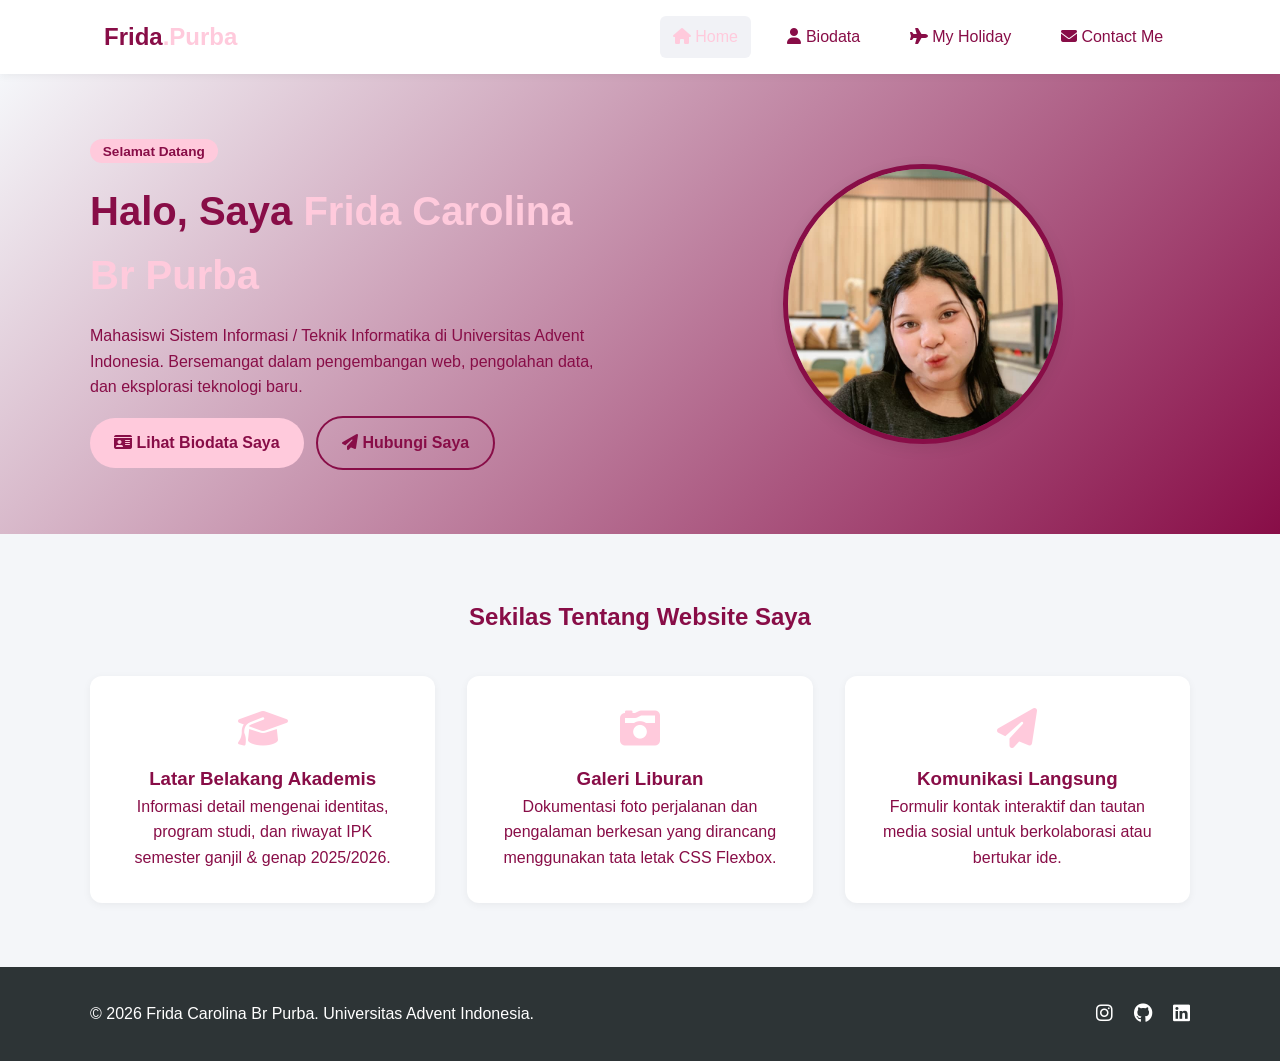
<file: index.html>
<!DOCTYPE html>
<html lang="id">
<head>
    <meta charset="UTF-8">
    <meta name="viewport" content="width=device-width, initial-scale=1.0">
    <title>Frida Carolina || Personal Website</title>
    <link rel="stylesheet" href="style.css">
    <link rel="stylesheet" href="https://cdnjs.cloudflare.com/ajax/libs/font-awesome/6.4.0/css/all.min.css">
</head>
<body>
    <header class="navbar">
        <div class="nav-container">
            <a href="index.html" class="logo">Frida<span>.Purba</span></a>
            <nav class="nav-links">
                <a href="index.html" class="active"><i class="fas fa-home"></i> Home</a>
                <a href="biodata.html"><i class="fas fa-user"></i> Biodata</a>
                <a href="myHoliday.html"><i class="fas fa-plane"></i> My Holiday</a>
                <a href="contact.html"><i class="fas fa-envelope"></i> Contact Me</a>
            </nav>
        </div>
    </header>

    <main>
        <section class="hero">
            <div class="hero-container">
                <div class="hero-content">
                    <span class="badge">Selamat Datang</span>
                    <h1>Halo, Saya <span class="highlight">Frida Carolina Br Purba</span></h1>
                    <p class="lead">Mahasiswi Sistem Informasi / Teknik Informatika di Universitas Advent Indonesia. Bersemangat dalam pengembangan web, pengolahan data, dan eksplorasi teknologi baru.</p>
                    <div class="cta-group">
                        <a href="biodata.html" class="btn btn-primary"><i class="fas fa-id-card"></i> Lihat Biodata Saya</a>
                        <a href="contact.html" class="btn btn-outline"><i class="fas fa-paper-plane"></i> Hubungi Saya</a>
                    </div>
                </div>
                <div class="hero-image">
                    <img src="carolina.jpeg" alt="Foto Profil Frida Carolina" class="responsive-img hero-avatar">
                </div>
            </div>
        </section>

        <section class="quick-intro">
            <div class="container">
                <h2 class="section-title">Sekilas Tentang Website Saya</h2>
                <div class="features-grid">
                    <div class="feature-card">
                        <i class="fas fa-graduation-cap feature-icon"></i>
                        <h3>Latar Belakang Akademis</h3>
                        <p>Informasi detail mengenai identitas, program studi, dan riwayat IPK semester ganjil & genap 2025/2026.</p>
                    </div>
                    <div class="feature-card">
                        <i class="fas fa-camera-retro feature-icon"></i>
                        <h3>Galeri Liburan</h3>
                        <p>Dokumentasi foto perjalanan dan pengalaman berkesan yang dirancang menggunakan tata letak CSS Flexbox.</p>
                    </div>
                    <div class="feature-card">
                        <i class="fas fa-paper-plane feature-icon"></i>
                        <h3>Komunikasi Langsung</h3>
                        <p>Formulir kontak interaktif dan tautan media sosial untuk berkolaborasi atau bertukar ide.</p>
                    </div>
                </div>
            </div>
        </section>
    </main>

    <footer class="site-footer">
        <div class="container footer-content">
            <p>&copy; 2026 Frida Carolina Br Purba. Universitas Advent Indonesia.</p>
            <div class="social-links">
                <a href="https://www.instagram.com/madeby.frida_btw?psln=MTFkbHduNzhha3J1MQ==" target="_blank" aria-label="Instagram"><i class="fab fa-instagram"></i></a>
                <a href="https://github.com/2481005" target="_blank" aria-label="GitHub"><i class="fab fa-github"></i></a>
                <a href="https://linkedin.com" target="_blank" aria-label="LinkedIn"><i class="fab fa-linkedin"></i></a>
            </div>
        </div>
    </footer>
</body>
</html>
</file>
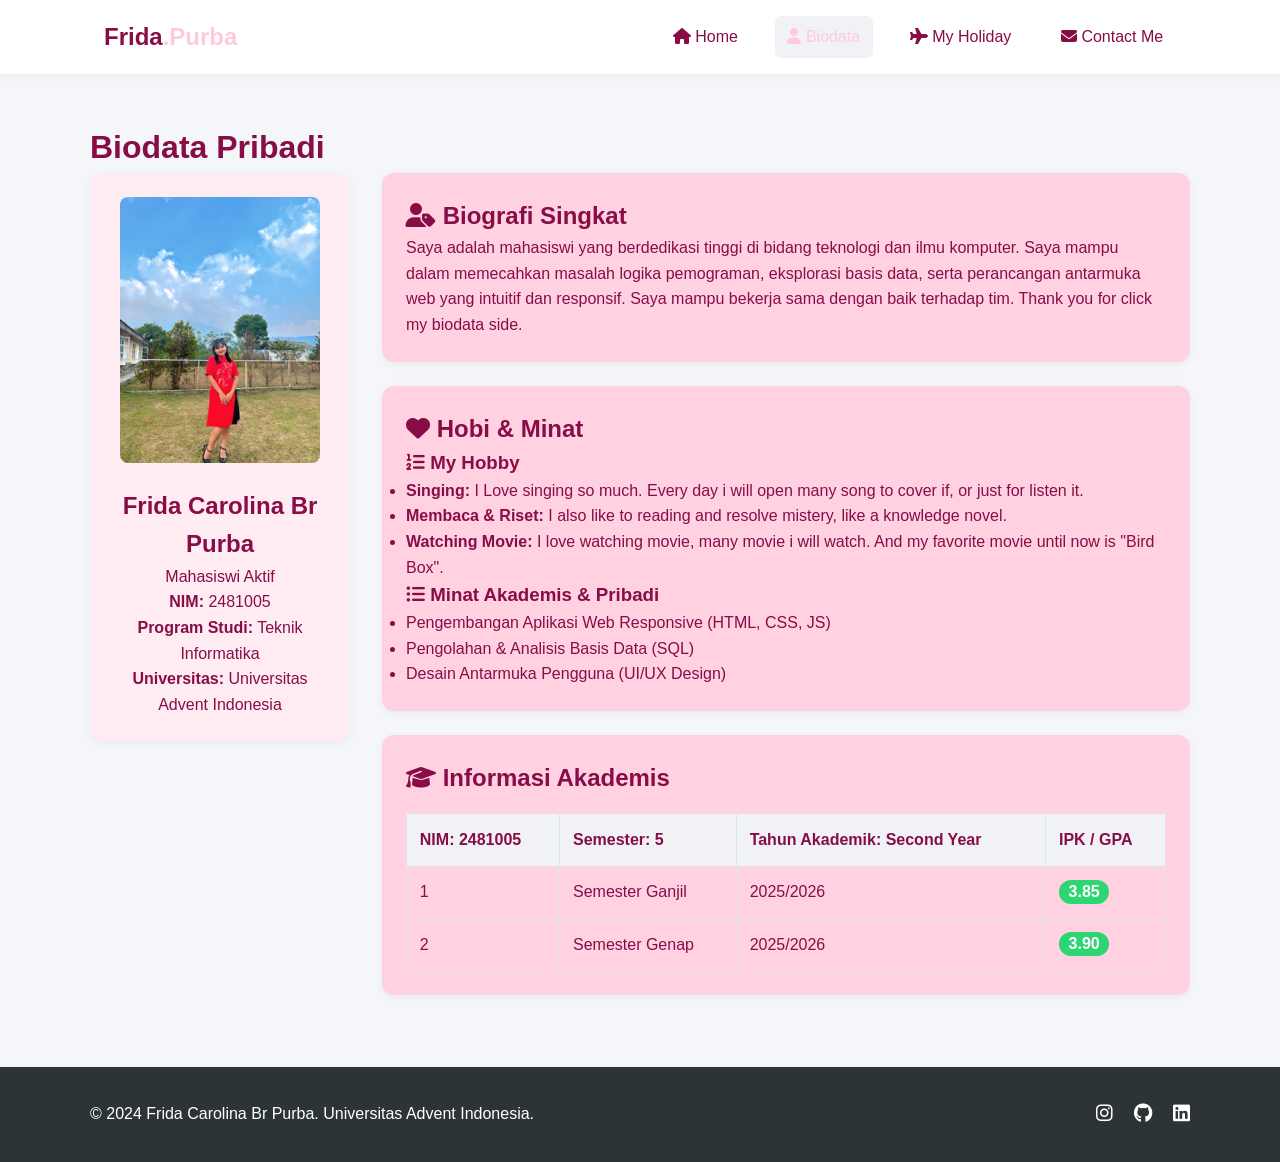
<file: biodata.html>
<!DOCTYPE html>
<html lang="id">
<head>
    <meta charset="UTF-8">
    <meta name="viewport" content="width=device-width, initial-scale=1.0">
    <title>Biodata || Frida Carolina Purba</title>
    <link rel="stylesheet" href="style.css">
    <link rel="stylesheet" href="https://cdnjs.cloudflare.com/ajax/libs/font-awesome/6.4.0/css/all.min.css">
</head>
<body>
    <header class="navbar">
        <div class="nav-container">
            <a href="index.html" class="logo">Frida<span>.Purba</span></a>
            <nav class="nav-links">
                <a href="index.html"><i class="fas fa-home"></i> Home</a>
                <a href="biodata.html" class="active"><i class="fas fa-user"></i> Biodata</a>
                <a href="myHoliday.html"><i class="fas fa-plane"></i> My Holiday</a>
                <a href="contact.html"><i class="fas fa-envelope"></i> Contact Me</a>
            </nav>
        </div>
    </header>

    <main class="container page-content">
        <h1 class="page-title">Biodata Pribadi</h1>
        
        <div class="biodata-grid">
            <aside class="profile-card">
                <img src="frida.jpeg" alt="Foto Profil Frida" class="profile-img">
                <h2>Frida Carolina Br Purba</h2>
                <p class="subtitle">Mahasiswi Aktif</p>
                <div class="info-list">
                    <p><strong>NIM:</strong> 2481005</p>
                    <p><strong>Program Studi:</strong> Teknik Informatika</p>
                    <p><strong>Universitas:</strong> Universitas Advent Indonesia</p>
                </div>
            </aside>

            <div class="biodata-details">
                <section class="card">
                    <h2><i class="fas fa-user-tag"></i> Biografi Singkat</h2>
                    <p>Saya adalah mahasiswi yang berdedikasi tinggi di bidang teknologi dan ilmu komputer. Saya mampu dalam memecahkan masalah logika pemograman, eksplorasi basis data, serta perancangan antarmuka web yang intuitif dan responsif.
                        Saya mampu bekerja sama dengan baik terhadap tim. Thank you for click my biodata side.
                    </p>
                </section>

                <section class="card">
                    <h2><i class="fas fa-heart"></i> Hobi & Minat</h2>
                    <div class="hobbies-wrapper">
                        <div>
                            <h3><i class="fas fa-list-ol"></i> My Hobby</h3>
                            <ul class="styled-list">
                                <li><strong>Singing:</strong> I Love singing so much. Every day i will open many song to cover if, or just for listen it.</li>
                                <li><strong>Membaca & Riset:</strong> I also like to reading and resolve mistery, like a knowledge novel.</li>
                                <li><strong>Watching Movie:</strong> I love watching movie, many movie i will watch. And my favorite movie until now is "Bird Box".</li>
                            </ul>
                        </div>
                        <div>
                            <h3><i class="fas fa-list-ul"></i> Minat Akademis & Pribadi</h3>
                            <ul class="styled-list">
                                <li>Pengembangan Aplikasi Web Responsive (HTML, CSS, JS)</li>
                                <li>Pengolahan & Analisis Basis Data (SQL)</li>
                                <li>Desain Antarmuka Pengguna (UI/UX Design)</li>
                            </ul>
                        </div>
                    </div>
                </section>

                <section class="card">
                    <h2><i class="fas fa-graduation-cap"></i> Informasi Akademis</h2>
                    <div class="table-responsive">
                        <table class="academic-table">
                            <thead>
                                <tr>
                                    <th>NIM: 2481005</th>
                                    <th>Semester: 5</th>
                                    <th>Tahun Akademik: Second Year</th>
                                    <th>IPK / GPA</th>
                                </tr>
                            </thead>
                            <tbody>
                                <tr>
                                    <td>1</td>
                                    <td>Semester Ganjil</td>
                                    <td>2025/2026</td>
                                    <td><span class="gpa-badge">3.85</span></td>
                                </tr>
                                <tr>
                                    <td>2</td>
                                    <td>Semester Genap</td>
                                    <td>2025/2026</td>
                                    <td><span class="gpa-badge">3.90</span></td>
                                </tr>
                            </tbody>
                        </table>
                    </div>
                </section>
            </div>
        </div>
    </main>

    <footer class="site-footer">
        <div class="container footer-content">
            <p>&copy; 2024 Frida Carolina Br Purba. Universitas Advent Indonesia.</p>
            <div class="social-links">
                <a href="https://instagram.com" target="_blank"><i class="fab fa-instagram"></i></a>
                <a href="https://github.com" target="_blank"><i class="fab fa-github"></i></a>
                <a href="https://linkedin.com" target="_blank"><i class="fab fa-linkedin"></i></a>
            </div>
        </div>
    </footer>
</body>
</html>
</file>
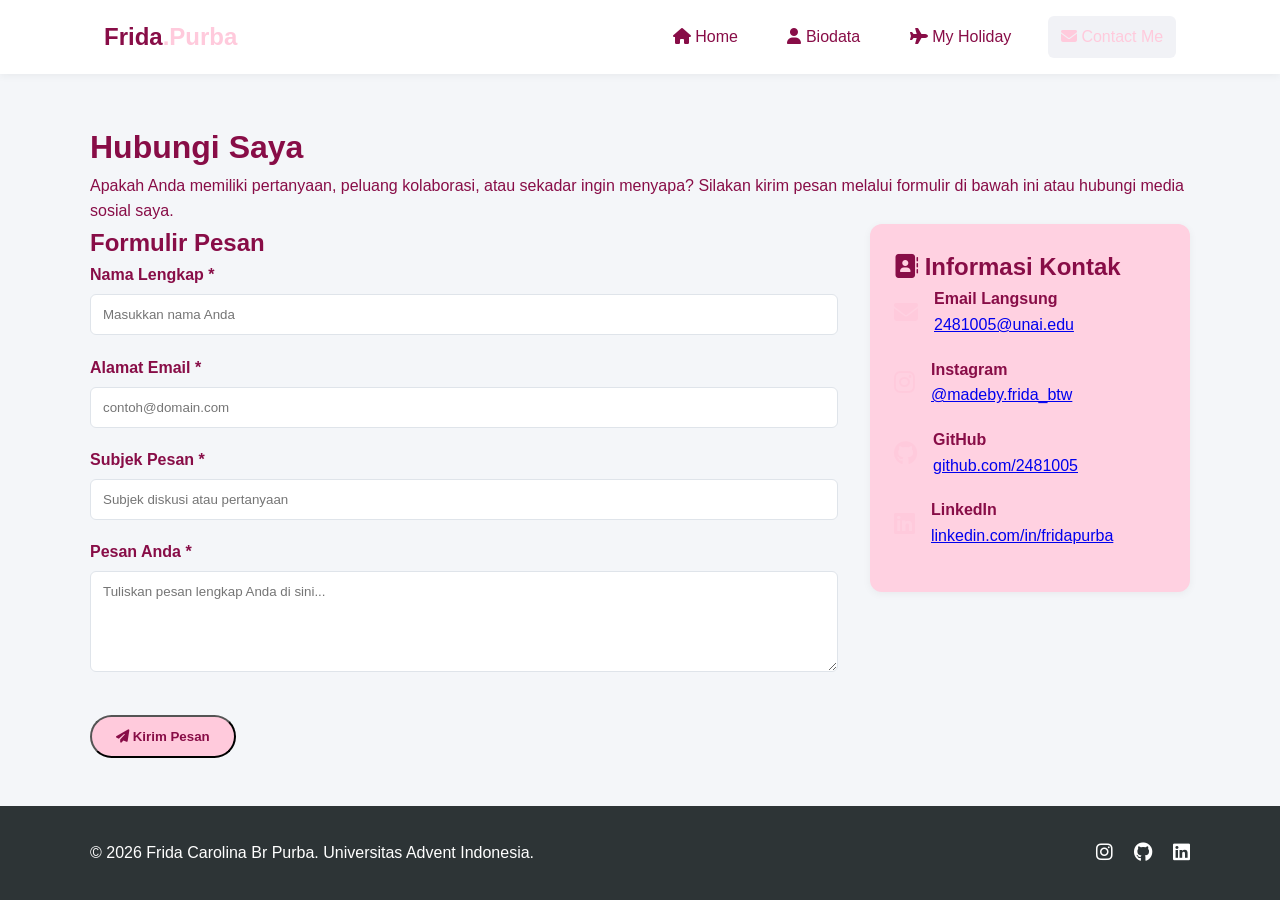
<file: contact.html>
<!DOCTYPE html>
<html lang="id">
<head>
    <meta charset="UTF-8">
    <meta name="viewport" content="width=device-width, initial-scale=1.0">
    <title>Contact Me || Frida Carolina</title>
    <link rel="stylesheet" href="style.css">
    <link rel="stylesheet" href="https://cdnjs.cloudflare.com/ajax/libs/font-awesome/6.4.0/css/all.min.css">
</head>
<body>
    <header class="navbar">
        <div class="nav-container">
            <a href="index.html" class="logo">Frida<span>.Purba</span></a>
            <nav class="nav-links">
                <a href="index.html"><i class="fas fa-home"></i> Home</a>
                <a href="biodata.html"><i class="fas fa-user"></i> Biodata</a>
                <a href="myHoliday.html"><i class="fas fa-plane"></i> My Holiday</a>
                <a href="contact.html" class="active"><i class="fas fa-envelope"></i> Contact Me</a>
            </nav>
        </div>
    </header>

    <main class="container page-content">
        <h1 class="page-title">Hubungi Saya</h1>
        <p class="page-description">Apakah Anda memiliki pertanyaan, peluang kolaborasi, atau sekadar ingin menyapa? Silakan kirim pesan melalui formulir di bawah ini atau hubungi media sosial saya.</p>

        <div class="contact-grid">
            <div class="contact-card">
                <h2>Formulir Pesan</h2>
                <form action="mailto:frida.purba@unai.edu" method="post" enctype="text/plain" class="contact-form">
                    <div class="form-group">
                        <label for="fullName">Nama Lengkap <span class="required">*</span></label>
                        <input type="text" id="fullName" name="fullName" placeholder="Masukkan nama Anda" required minlength="3">
                    </div>

                    <div class="form-group">
                        <label for="email">Alamat Email <span class="required">*</span></label>
                        <input type="email" id="email" name="email" placeholder="contoh@domain.com" required>
                    </div>

                    <div class="form-group">
                        <label for="subject">Subjek Pesan <span class="required">*</span></label>
                        <input type="text" id="subject" name="subject" placeholder="Subjek diskusi atau pertanyaan" required>
                    </div>

                    <div class="form-group">
                        <label for="message">Pesan Anda <span class="required">*</span></label>
                        <textarea id="message" name="message" rows="5" placeholder="Tuliskan pesan lengkap Anda di sini..." required minlength="10"></textarea>
                    </div>

                    <button type="submit" class="btn btn-primary btn-block"><i class="fas fa-paper-plane"></i> Kirim Pesan</button>
                </form>
            </div>

            <div class="contact-info">
                <div class="card info-box">
                    <h2><i class="fas fa-address-book"></i> Informasi Kontak</h2>
                    <div class="info-item">
                        <i class="fas fa-envelope icon"></i>
                        <div>
                            <h4>Email Langsung</h4>
                            <a href="mailto:frida.purba@unai.edu">2481005@unai.edu</a>
                        </div>
                    </div>
                    <div class="info-item">
                        <i class="fab fa-instagram icon"></i>
                        <div>
                            <h4>Instagram</h4>
                            <a href="https://www.instagram.com/madeby.frida_btw?psln=MTFkbHduNzhha3J1MQ==" target="_blank">@madeby.frida_btw</a>
                        </div>
                    </div>
                    <div class="info-item">
                        <i class="fab fa-github icon"></i>
                        <div>
                            <h4>GitHub</h4>
                            <a href="https://github.com/2481005" target="_blank">github.com/2481005</a>
                        </div>
                    </div>
                    <div class="info-item">
                        <i class="fab fa-linkedin icon"></i>
                        <div>
                            <h4>LinkedIn</h4>
                            <a href="https://linkedin.com/in/fridapurba" target="_blank">linkedin.com/in/fridapurba</a>
                        </div>
                    </div>
                </div>
            </div>
        </div>
    </main>

    <footer class="site-footer">
        <div class="container footer-content">
            <p>&copy; 2026 Frida Carolina Br Purba. Universitas Advent Indonesia.</p>
            <div class="social-links">
                <a href="https://instagram.com" target="_blank"><i class="fab fa-instagram"></i></a>
                <a href="https://github.com" target="_blank"><i class="fab fa-github"></i></a>
                <a href="https://linkedin.com" target="_blank"><i class="fab fa-linkedin"></i></a>
            </div>
        </div>
    </footer>
</body>
</html>
</file>
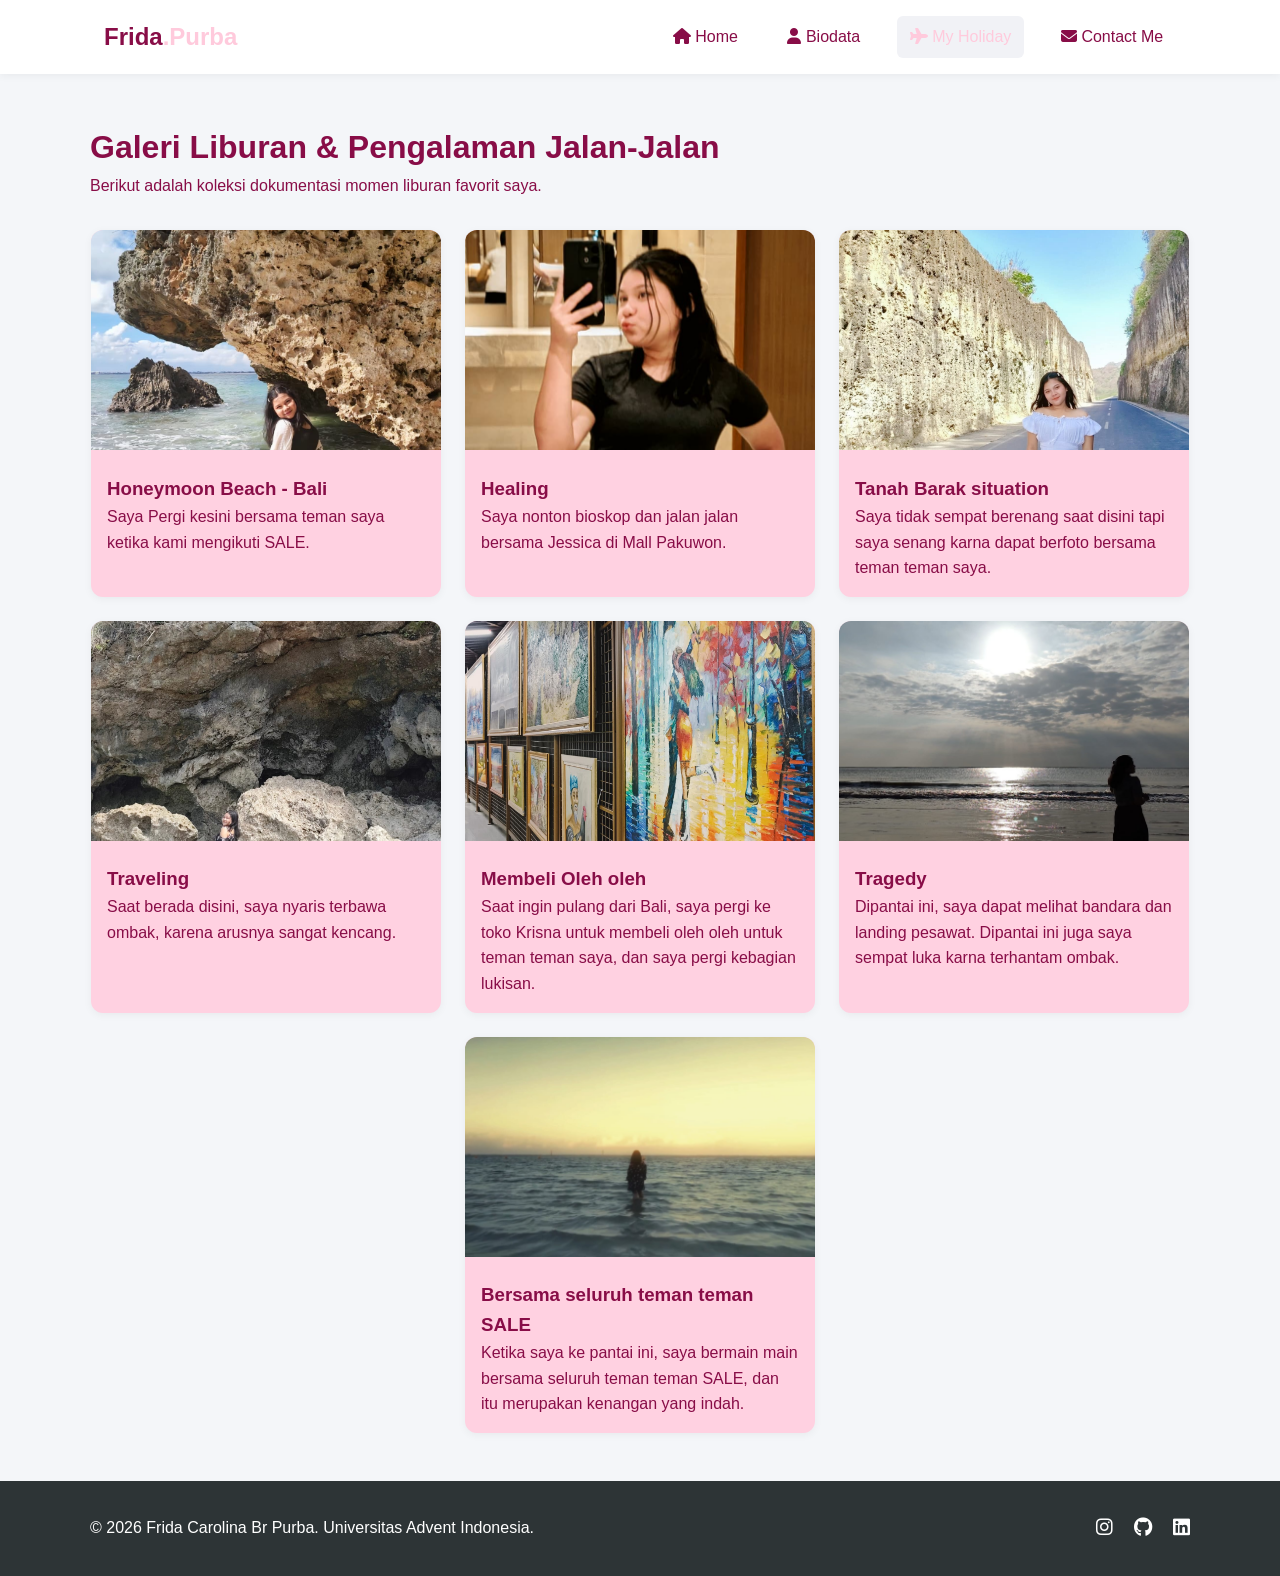
<file: myHoliday.html>
<!DOCTYPE html>
<html lang="id">
<head>
    <meta charset="UTF-8">
    <meta name="viewport" content="width=device-width, initial-scale=1.0">
    <title>My Holiday || Frida Carolina</title>
    <link rel="stylesheet" href="style.css">
    <link rel="stylesheet" href="https://cdnjs.cloudflare.com/ajax/libs/font-awesome/6.4.0/css/all.min.css">
</head>
<body>
    <header class="navbar">
        <div class="nav-container">
            <a href="index.html" class="logo">Frida<span>.Purba</span></a>
            <nav class="nav-links">
                <a href="index.html"><i class="fas fa-home"></i> Home</a>
                <a href="biodata.html"><i class="fas fa-user"></i> Biodata</a>
                <a href="myHoliday.html" class="active"><i class="fas fa-plane"></i> My Holiday</a>
                <a href="contact.html"><i class="fas fa-envelope"></i> Contact Me</a>
            </nav>
        </div>
    </header>

    <main class="container page-content">
        <h1 class="page-title">Galeri Liburan & Pengalaman Jalan-Jalan</h1>
        <p class="page-description">Berikut adalah koleksi dokumentasi momen liburan favorit saya.</p>

        <section class="flex-gallery">
            <article class="gallery-card">
                <img src="Honeymoon.jpeg" alt="Hoenymoon Beach Bali saat matahari terbenam" class="gallery-img">
                <div class="gallery-caption">
                    <h3>Honeymoon Beach - Bali</h3>
                    <p>Saya Pergi kesini bersama teman saya ketika kami mengikuti SALE.</p>
                </div>
            </article>

            <article class="gallery-card">
                <img src="Pakuwon.jpeg" alt="Mall Pakuwon Bekasi" class="gallery-img">
                <div class="gallery-caption">
                    <h3>Healing</h3>
                    <p>Saya nonton bioskop dan jalan jalan bersama Jessica di Mall Pakuwon.</p>
                </div>
            </article>

            <article class="gallery-card">
                <img src="tanahbarak.jpeg" alt="Tanah Barak Beach Bali" class="gallery-img">
                <div class="gallery-caption">
                    <h3>Tanah Barak situation</h3>
                    <p>Saya tidak sempat berenang saat disini tapi saya senang karna dapat berfoto bersama teman teman saya.</p>
                </div>
            </article>

            <article class="gallery-card">
                <img src="Gunungpayung.jpeg" alt="Gunung Payung Beach Bali" class="gallery-img">
                <div class="gallery-caption">
                    <h3>Traveling</h3>
                    <p>Saat berada disini, saya nyaris terbawa ombak, karena arusnya sangat kencang.</p>
                </div>
            </article>

            <article class="gallery-card">
                <img src="krisna.jpeg" alt="Krisna oleh oleh" class="gallery-img">
                <div class="gallery-caption">
                    <h3>Membeli Oleh oleh</h3>
                    <p>Saat ingin pulang dari Bali, saya pergi ke toko Krisna untuk membeli oleh oleh untuk teman teman saya, dan saya
                        pergi kebagian lukisan.</p>
                </div>
            </article>

            <article class="gallery-card">
                <img src="Jimbaran.jpeg" alt="Jimbaran Beach" class="gallery-img">
                <div class="gallery-caption">
                    <h3>Tragedy</h3>
                    <p>Dipantai ini, saya dapat melihat bandara dan landing pesawat. Dipantai ini juga saya sempat luka karna terhantam ombak.</p>
                </div>
            </article>

            <article class="gallery-card">
                <img src="Duyung Beach.jpeg" alt="Duyung Beach" class="gallery-img">
                <div class="gallery-caption">
                    <h3>Bersama seluruh teman teman SALE</h3>
                    <p>Ketika saya ke pantai ini, saya bermain main bersama seluruh teman teman SALE, dan itu merupakan kenangan yang indah.</p>
                </div>
            </article>
        </section>
    </main>

    <footer class="site-footer">
        <div class="container footer-content">
            <p>&copy; 2026 Frida Carolina Br Purba. Universitas Advent Indonesia.</p>
            <div class="social-links">
                <a href="https://instagram.com" target="_blank"><i class="fab fa-instagram"></i></a>
                <a href="https://github.com" target="_blank"><i class="fab fa-github"></i></a>
                <a href="https://linkedin.com" target="_blank"><i class="fab fa-linkedin"></i></a>
            </div>
        </div>
    </footer>
</body>
</html>
</file>
<file: style.css>
/* Reset CSS & Variables */
:root {
  --primary:var(--accent);
  --primary-dark: #5849be;
  --secondary: #a29bfe;
  --accent: #ffcadc;
  --dark: #2d3436;
  --light: #f8f9fa;
  --white: #ffffff;
  --gray-100: #f1f2f6;
  --gray-200: #dfe4ea;
  --gray-600: #747d8c;
  --shadow-sm: 0 2px 8px rgba(0, 0, 0, 0.05);
  --shadow-md: 0 4px 15px rgba(0, 0, 0, 0.08);
  --radius: 12px;
  --transition: all 0.3s ease;
}

* {
  margin: 0;
  padding: 0;
  box-sizing: border-box;
}

body {
  font-family: 'Segoe UI', Tahoma, Geneva, Verdana, sans-serif;
  line-height: 1.6;
  color: var(--dark);
  background-color: #f4f6f9;
  display: flex;
  flex-direction: column;
  min-height: 100vh;
}

.container {
  width: 90%;
  max-width: 1100px;
  margin: 0 auto;
  color:#880d47;
}

/* Header & Navbar */
.navbar {
  background-color: var(--white);
  box-shadow: var(--shadow-sm);
  position: sticky;
  top: 0;
  z-index: 100;
}

.nav-container {
  display: flex;
  justify-content: space-between;
  align-items: center;
  padding: 1rem 5%;
  max-width: 1200px;
  margin: 0 auto;
}

.logo {
  font-size: 1.5rem;
  font-weight: 700;
  color:#880d47;
  text-decoration: none;
}

.logo span {
  color: var(--primary);
}

.nav-links {
  display: flex;
  gap: 1.5rem;
}

.nav-links a {
  text-decoration: none;
  color:#880d47;
  font-weight: 500;
  padding: 0.5rem 0.8rem;
  border-radius: 6px;
  transition: var(--transition);
}

.nav-links a:hover,
.nav-links a.active {
  background-color: var(--gray-100);
  color: var(--primary);
}

/* Footer */
.site-footer {
  background-color: var(--dark);
  color: var(--white);
  padding: 2rem 0;
  margin-top: auto;
}

.site-footer p {
  color:var(--white);
}

.footer-content {
  display: flex;
  justify-content: space-between;
  align-items: center;
  flex-wrap: wrap;
  gap: 1rem;
}

.social-links a {
  color: var(--white);
  font-size: 1.2rem;
  margin-left: 1rem;
  transition: var(--transition);
}

.social-links a:hover {
  color: var(--secondary);
}

/* Hero Section */
.hero {
  padding: 4rem 5%;
  background: linear-gradient(135deg, #f5f7fa 0%, #880d47 100%);
  color:#880d47;
}

.hero-container {
  display: flex;
  align-items: center;
  justify-content: space-between;
  max-width: 1100px;
  margin: 0 auto;
  gap: 2rem;
  flex-wrap: wrap;
}

.hero-content {
  flex: 1;
  min-width: 300px;
}

.badge {
  background-color: var(--primary);
  color:#880d47;
  padding: 0.3rem 0.8rem;
  border-radius: 20px;
  font-size: 0.85rem;
  font-weight: 600;
}

.hero h1 {
  font-size: 2.5rem;
  margin: 1rem 0;
  color:#880d47;

}

.highlight {
  color: var(--primary);
}

.hero-image {
  flex: 1;
  display: flex;
  justify-content: center;
  min-width: 250px;
  border-color: #880d47;
}

.hero-avatar {
  width: 280px;
  height: 280px;
  object-fit: cover;
  border-radius: 50%;
  border: 5px solid var(--white);
  box-shadow: var(--shadow-md);
  border: 5px solid #880d47;
}

/* Buttons */
.btn {
  display: inline-block;
  padding: 0.75rem 1.5rem;
  border-radius: 30px;
  text-decoration: none;
  font-weight: 600;
  transition: var(--transition);
  margin-right: 0.5rem;
  margin-top: 1rem;
}

.btn-primary {
  background-color: var(--primary);
  color:#880d47;
}

.btn-primary:hover {
  background-color: #880d47;
  color: var(--white);
}

.btn-outline {
  border: 2px solid #880d47;
  color: #880d47;
}

.btn-outline:hover {
  background-color: var(--primary);
  color: var(--white);
}

/* Features Grid */
.quick-intro {
  padding: 4rem 0;
}

.section-title {
  text-align: center;
  margin-bottom: 2.5rem;
  color:#880d47;
}

.features-grid {
  display: grid;
  grid-template-columns: repeat(auto-fit, minmax(280px, 1fr));
  gap: 2rem;
}

.feature-card {
  background: var(--white);
  padding: 2rem;
  border-radius: var(--radius);
  box-shadow: var(--shadow-sm);
  text-align: center;
  color:#880d47;
}

.feature-icon {
  font-size: 2.5rem;
  color: var(--primary);
  margin-bottom: 1rem;
}

/* Biodata Page */
.page-content {
  padding: 3rem 0;
}

.biodata-grid {
  display: grid;
  grid-template-columns: 260px 1fr;
  gap: 2rem;
}

.profile-card {
  background: var(--white);
  background-color: #ffebf2;
  padding: 1.5rem;
  border-radius: var(--radius);
  box-shadow: var(--shadow-sm);
  text-align: center;
  height: fit-content;
  color:#880d47;
}

/* Requirements: 3:4 aspect ratio, max-width 200px */
.profile-img {
  width: 100%;
  max-width: 200px;
  aspect-ratio: 3 / 4;
  object-fit: cover;
  border-radius: 8px;
  margin-bottom: 1rem;
}

.card {
  background: var(--white);
  background-color:#ffd1e1;
  padding: 1.5rem;
  border-radius: var(--radius);
  box-shadow: var(--shadow-sm);
  margin-bottom: 1.5rem;
  color:#880d47;
}

.academic-table {
  width: 100%;
  border-collapse: collapse;
  margin-top: 1rem;
}

.academic-table th,
.academic-table td {
  padding: 0.8rem;
  border: 1px solid var(--gray-200);
  text-align: left;
}

.academic-table th {
  background-color: var(--gray-100);
}

.gpa-badge {
  background-color: #2ed573;
  color: var(--white);
  padding: 0.2rem 0.6rem;
  border-radius: 12px;
  font-weight: 600;
}

/* Flexbox Gallery (Requirements) */
.flex-gallery {
  display: flex;
  flex-wrap: wrap;
  justify-content: center;
  align-items: stretch;
  gap: 1.5rem;
  margin-top: 2rem;
}

.gallery-card {
  flex: 1 1 300px;
  max-width: 350px;
  background: #ffd1e1;
  border-radius: var(--radius);
  overflow: hidden;
  box-shadow: var(--shadow-sm);
  transition: var(--transition);
}

.gallery-card:hover {
  transform: translateY(-5px);
  box-shadow: var(--shadow-md);
}

.gallery-img {
  width: 100%;
  height: 220px;
  object-fit: cover;
}

.gallery-caption {
  padding: 1rem; 
}

/* Contact Page Grid */
.contact-grid {
  display: grid;
  grid-template-columns: 1fr 320px;
  gap: 2rem;
}

.contact-form .form-group {
  margin-bottom: 1.2rem;
}

.contact-form label {
  display: block;
  margin-bottom: 0.4rem;
  font-weight: 600;
}

.contact-form input,
.contact-form textarea {
  width: 100%;
  padding: 0.75rem;
  border: 1px solid var(--gray-200);
  border-radius: 6px;
  font-family: inherit;
}

.info-item {
  display: flex;
  align-items: center;
  gap: 1rem;
  margin-bottom: 1.2rem;
}

.info-item .icon {
  font-size: 1.5rem;
  color: var(--primary);
}

/* Responsive Media Queries */
@media (max-width: 768px) {
  .nav-container {
    flex-direction: column;
    gap: 1rem;
  }
  .biodata-grid,
  .contact-grid {
    grid-template-columns: 1fr;
  }
  .hero-container {
    text-align: center;
  }
}
</file>
